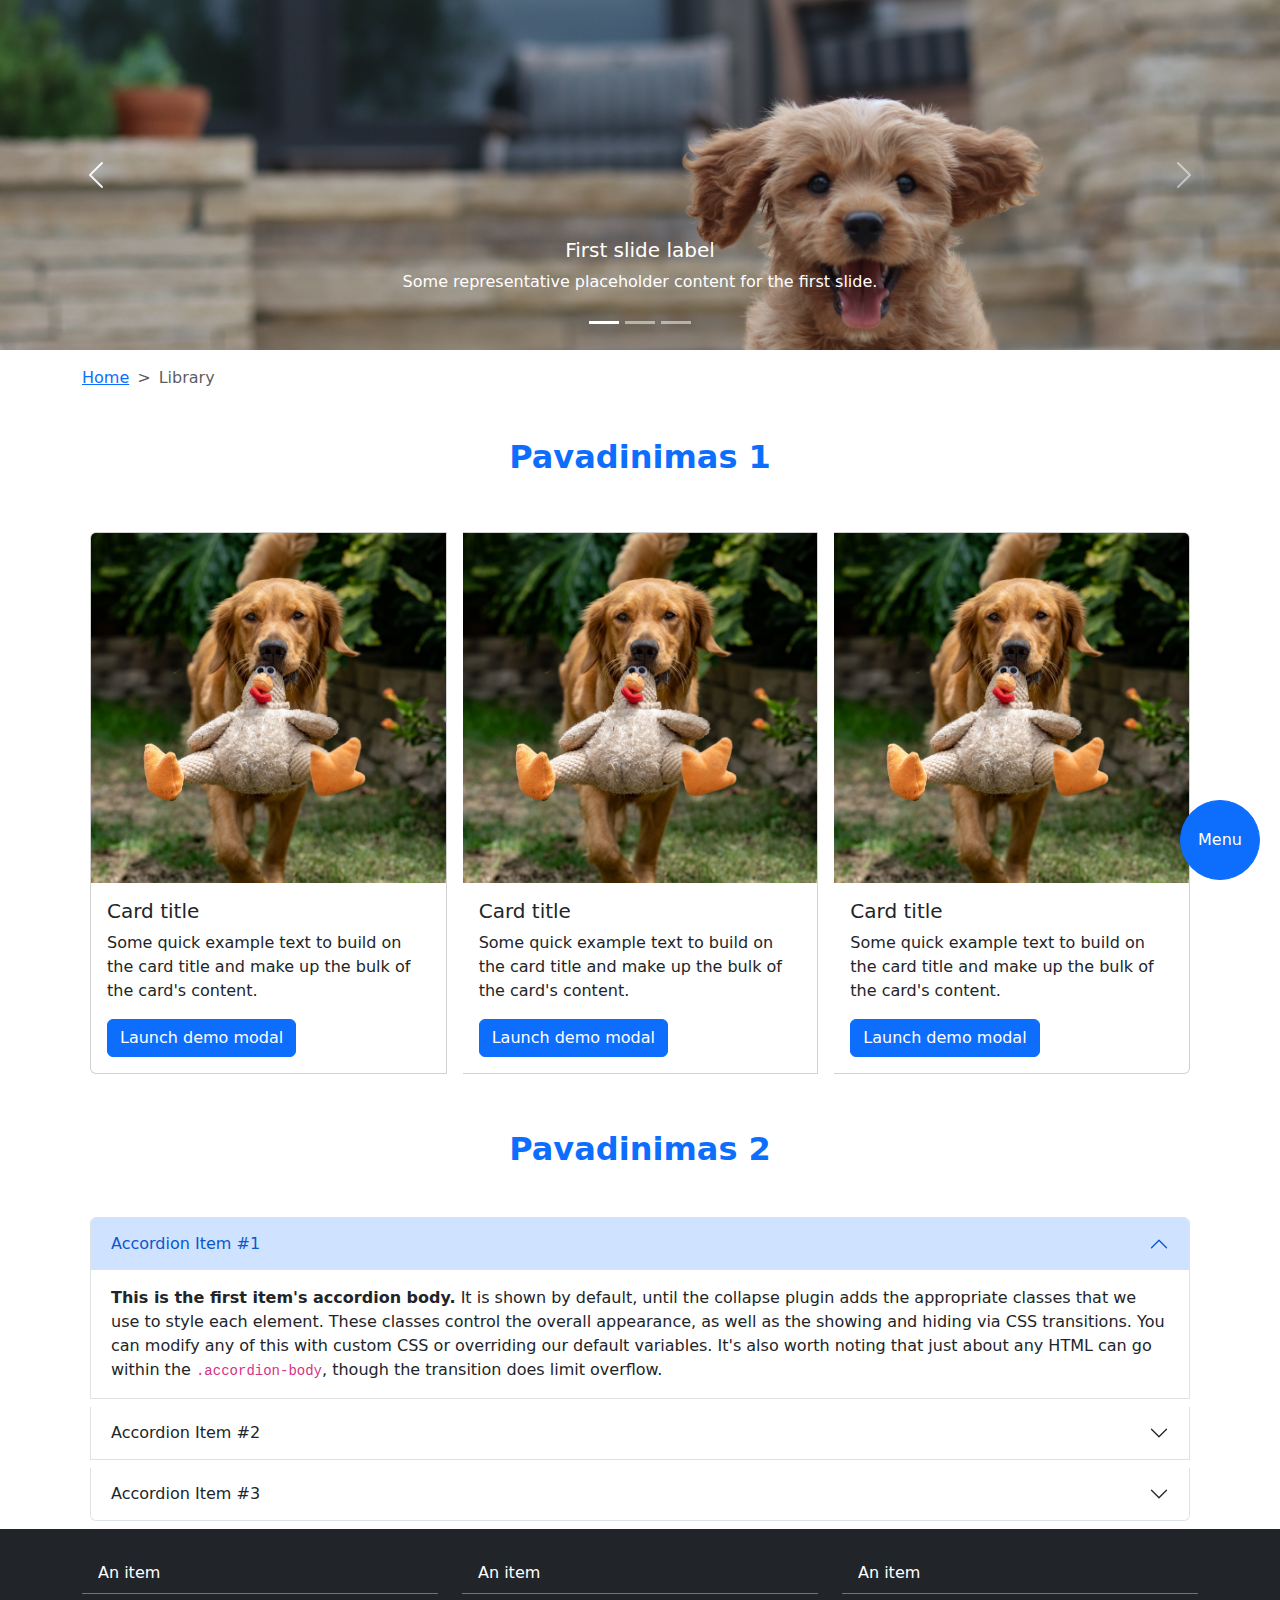
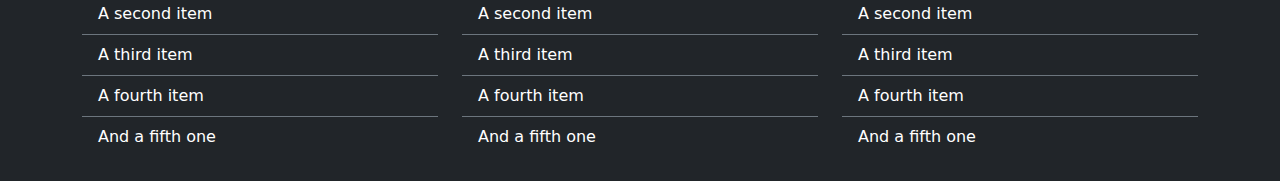
<file: index.html>
<!DOCTYPE html>
<html lang="en">
<head>
    <meta charset="UTF-8">
    <meta http-equiv="X-UA-Compatible" content="IE=edge">
    <meta name="viewport" content="width=device-width, initial-scale=1.0">
    <title>CSS Bootstrap</title>
    <link rel="stylesheet" href="bootstrap.min.css">
    <link rel="stylesheet" href="style.css">
</head>
<body>
    <div id="carouselExampleCaptions" class="carousel slide">
        <div class="carousel-indicators">
          <button type="button" data-bs-target="#carouselExampleCaptions" data-bs-slide-to="0" class="active" aria-current="true" aria-label="Slide 1"></button>
          <button type="button" data-bs-target="#carouselExampleCaptions" data-bs-slide-to="1" aria-label="Slide 2"></button>
          <button type="button" data-bs-target="#carouselExampleCaptions" data-bs-slide-to="2" aria-label="Slide 3"></button>
        </div>
        <div class="carousel-inner">
          <div class="carousel-item active">
            <img src="./images/puppy1.jpg" class="d-block w-100 slider-image" alt="...">
            <div class="carousel-caption d-none d-md-block">
              <h5>First slide label</h5>
              <p>Some representative placeholder content for the first slide.</p>
            </div>
          </div>
          <div class="carousel-item">
            <img src="./images/puppy2.jpg" class="d-block w-100 slider-image" alt="...">
            <div class="carousel-caption d-none d-md-block">
              <h5>Second slide label</h5>
              <p>Some representative placeholder content for the second slide.</p>
            </div>
          </div>
          <div class="carousel-item">
            <img src="./images/puppy3.jpg" class="d-block w-100 slider-image" alt="...">
            <div class="carousel-caption d-none d-md-block">
              <h5>Third slide label</h5>
              <p>Some representative placeholder content for the third slide.</p>
            </div>
          </div>
        </div>
        <button class="carousel-control-prev" type="button" data-bs-target="#carouselExampleCaptions" data-bs-slide="prev">
          <span class="carousel-control-prev-icon" aria-hidden="true"></span>
          <span class="visually-hidden">Previous</span>
        </button>
        <button class="carousel-control-next" type="button" data-bs-target="#carouselExampleCaptions" data-bs-slide="next">
          <span class="carousel-control-next-icon" aria-hidden="true"></span>
          <span class="visually-hidden">Next</span>
        </button>
      </div>
    <div class="container-xl">
        <nav style="--bs-breadcrumb-divider: '>';" aria-label="breadcrumb">
        <ol class="breadcrumb my-3">
          <li class="breadcrumb-item"><a href="#">Home</a></li>
          <li class="breadcrumb-item active" aria-current="page">Library</li>
        </ol>
      </nav>
          <h2 class="text-center text-primary fw-bold my-5">Pavadinimas 1</h2>
          <div class="card-group">
          <div class="card m-2" style="width: 18rem;">
            <img src="./images/cards-puppy.jpg" class="card-img-top cards-image" alt="...">
            <div class="card-body">
              <h5 class="card-title">Card title</h5>
              <p class="card-text">Some quick example text to build on the card title and make up the bulk of the card's content.</p>
              <button type="button" class="btn btn-primary" data-bs-toggle="modal" data-bs-target="#exampleModal">
                Launch demo modal
              </button>
              <!-- Modal -->
            <div class="modal fade" id="exampleModal" tabindex="-1" aria-labelledby="exampleModalLabel" aria-hidden="true">
                    <div class="modal-dialog">
                    <div class="modal-content">
                        <div class="modal-header">
                        <h1 class="modal-title fs-5" id="exampleModalLabel">Modal title</h1>
                        <button type="button" class="btn-close" data-bs-dismiss="modal" aria-label="Close"></button>
                        </div>
                        <div class="modal-body">
                        Lorem ipsum dolor sit amet consectetur adipisicing elit. Eos voluptatibus blanditiis a ex unde eaque incidunt omnis enim cupiditate atque necessitatibus qui in labore dolor iste harum sint, animi sunt.
                        </div>
                        <div class="modal-footer">
                        <button type="button" class="btn btn-danger" data-bs-dismiss="modal">Close</button>
                        <button type="button" class="btn btn-outline-success">Save changes</button>
                        </div>
                    </div>
                    </div>
            </div>
            </div>
          </div>
          <div class="card m-2" style="width: 18rem;">
            <img src="./images/cards-puppy.jpg" class="card-img-top cards-image" alt="...">
            <div class="card-body">
              <h5 class="card-title">Card title</h5>
              <p class="card-text">Some quick example text to build on the card title and make up the bulk of the card's content.</p>
              <button type="button" class="btn btn-primary" data-bs-toggle="modal" data-bs-target="#exampleModal">
                Launch demo modal
              </button>
              <!-- Modal -->
            <div class="modal fade" id="exampleModal" tabindex="-1" aria-labelledby="exampleModalLabel" aria-hidden="true">
                    <div class="modal-dialog">
                    <div class="modal-content">
                        <div class="modal-header">
                        <h1 class="modal-title fs-5" id="exampleModalLabel">Modal title</h1>
                        <button type="button" class="btn-close" data-bs-dismiss="modal" aria-label="Close"></button>
                        </div>
                        <div class="modal-body">
                        Lorem ipsum dolor sit amet consectetur adipisicing elit. Eos voluptatibus blanditiis a ex unde eaque incidunt omnis enim cupiditate atque necessitatibus qui in labore dolor iste harum sint, animi sunt.
                        </div>
                        <div class="modal-footer">
                        <button type="button" class="btn btn-danger" data-bs-dismiss="modal">Close</button>
                        <button type="button" class="btn btn-outline-success">Save changes</button>
                        </div>
                    </div>
                    </div>
            </div>
            </div>
          </div>
          <div class="card m-2" style="width: 18rem;">
            <img src="./images/cards-puppy.jpg" class="card-img-top cards-image" alt="...">
            <div class="card-body">
              <h5 class="card-title">Card title</h5>
              <p class="card-text">Some quick example text to build on the card title and make up the bulk of the card's content.</p>
              <button type="button" class="btn btn-primary" data-bs-toggle="modal" data-bs-target="#exampleModal">
                Launch demo modal
              </button>
              <!-- Modal -->
            <div class="modal fade" id="exampleModal" tabindex="-1" aria-labelledby="exampleModalLabel" aria-hidden="true">
                    <div class="modal-dialog">
                    <div class="modal-content">
                        <div class="modal-header">
                        <h1 class="modal-title fs-5" id="exampleModalLabel">Modal title</h1>
                        <button type="button" class="btn-close" data-bs-dismiss="modal" aria-label="Close"></button>
                        </div>
                        <div class="modal-body">
                        Lorem ipsum dolor sit amet consectetur adipisicing elit. Eos voluptatibus blanditiis a ex unde eaque incidunt omnis enim cupiditate atque necessitatibus qui in labore dolor iste harum sint, animi sunt.
                        </div>
                        <div class="modal-footer">
                        <button type="button" class="btn btn-danger" data-bs-dismiss="modal">Close</button>
                        <button type="button" class="btn btn-outline-success">Save changes</button>
                        </div>
                    </div>
                    </div>
            </div>
            </div>
          </div>
        </div>
        <h2 class="text-center text-primary fw-bold my-5">Pavadinimas 2</h2>
          <div class="accordion" id="accordionExample">
            <div class="accordion-item m-2">
              <h2 class="accordion-header" id="headingOne">
                <button class="accordion-button" type="button" data-bs-toggle="collapse" data-bs-target="#collapseOne" aria-expanded="true" aria-controls="collapseOne">
                  Accordion Item #1
                </button>
              </h2>
              <div id="collapseOne" class="accordion-collapse collapse show" aria-labelledby="headingOne" data-bs-parent="#accordionExample">
                <div class="accordion-body">
                  <strong>This is the first item's accordion body.</strong> It is shown by default, until the collapse plugin adds the appropriate classes that we use to style each element. These classes control the overall appearance, as well as the showing and hiding via CSS transitions. You can modify any of this with custom CSS or overriding our default variables. It's also worth noting that just about any HTML can go within the <code>.accordion-body</code>, though the transition does limit overflow.
                </div>
              </div>
            </div>
            <div class="accordion-item m-2">
              <h2 class="accordion-header" id="headingTwo">
                <button class="accordion-button collapsed" type="button" data-bs-toggle="collapse" data-bs-target="#collapseTwo" aria-expanded="false" aria-controls="collapseTwo">
                  Accordion Item #2
                </button>
              </h2>
              <div id="collapseTwo" class="accordion-collapse collapse" aria-labelledby="headingTwo" data-bs-parent="#accordionExample">
                <div class="accordion-body">
                  <strong>This is the second item's accordion body.</strong> It is hidden by default, until the collapse plugin adds the appropriate classes that we use to style each element. These classes control the overall appearance, as well as the showing and hiding via CSS transitions. You can modify any of this with custom CSS or overriding our default variables. It's also worth noting that just about any HTML can go within the <code>.accordion-body</code>, though the transition does limit overflow.
                </div>
              </div>
            </div>
            <div class="accordion-item m-2">
              <h2 class="accordion-header" id="headingThree">
                <button class="accordion-button collapsed" type="button" data-bs-toggle="collapse" data-bs-target="#collapseThree" aria-expanded="false" aria-controls="collapseThree">
                  Accordion Item #3
                </button>
              </h2>
              <div id="collapseThree" class="accordion-collapse collapse" aria-labelledby="headingThree" data-bs-parent="#accordionExample">
                <div class="accordion-body">
                  <strong>This is the third item's accordion body.</strong> It is hidden by default, until the collapse plugin adds the appropriate classes that we use to style each element. These classes control the overall appearance, as well as the showing and hiding via CSS transitions. You can modify any of this with custom CSS or overriding our default variables. It's also worth noting that just about any HTML can go within the <code>.accordion-body</code>, though the transition does limit overflow.
                </div>
              </div>
            </div>
          </div>
          <button class="btn btn-primary button-menu rounded-circle p-0" type="button" data-bs-toggle="offcanvas" data-bs-target="#offcanvasExample" aria-controls="offcanvasExample">
            Menu
          </button>
          <div class="offcanvas offcanvas-start" tabindex="-1" id="offcanvasExample" aria-labelledby="offcanvasExampleLabel">
            <div class="offcanvas-header">
              <h5 class="offcanvas-title" id="offcanvasExampleLabel">Offcanvas</h5>
              <button type="button" class="btn-close" data-bs-dismiss="offcanvas" aria-label="Close"></button>
            </div>
            <div class="offcanvas-body">
              <div>
                Some text as placeholder. In real life you can have the elements you have chosen. Like, text, images, lists, etc.
              </div>
              <div class="dropdown mt-3">
                <button class="btn btn-secondary dropdown-toggle" type="button" data-bs-toggle="dropdown">
                  Dropdown button
                </button>
                <ul class="dropdown-menu">
                  <li><a class="dropdown-item" href="#">Action</a></li>
                  <li><a class="dropdown-item" href="#">Another action</a></li>
                  <li><a class="dropdown-item" href="#">Something else here</a></li>
                </ul>
              </div>
            </div>
          </div>
    </div>
    <footer class="bg-dark py-4">
        <div class="container-xl">
            <div class="row">
                <div class="col"><ul class="list-group list-group-flush">
                    <li class="list-group-item bg-transparent text-white border-secondary">An item</li>
                    <li class="list-group-item bg-transparent text-white border-secondary">A second item</li>
                    <li class="list-group-item bg-transparent text-white border-secondary">A third item</li>
                    <li class="list-group-item bg-transparent text-white border-secondary">A fourth item</li>
                    <li class="list-group-item bg-transparent text-white border-secondary">And a fifth one</li>
                  </ul>
                </div>
                <div class="col"><ul class="list-group list-group-flush">
                    <li class="list-group-item bg-transparent text-white border-secondary">An item</li>
                    <li class="list-group-item bg-transparent text-white border-secondary">A second item</li>
                    <li class="list-group-item bg-transparent text-white border-secondary">A third item</li>
                    <li class="list-group-item bg-transparent text-white border-secondary">A fourth item</li>
                    <li class="list-group-item bg-transparent text-white border-secondary">And a fifth one</li>
                  </ul>
                </div>
                <div class="col"><ul class="list-group list-group-flush">
                    <li class="list-group-item bg-transparent text-white border-secondary">An item</li>
                    <li class="list-group-item bg-transparent text-white border-secondary">A second item</li>
                    <li class="list-group-item bg-transparent text-white border-secondary">A third item</li>
                    <li class="list-group-item bg-transparent text-white border-secondary">A fourth item</li>
                    <li class="list-group-item bg-transparent text-white border-secondary">And a fifth one</li>
                  </ul>
                </div>
            </div>
        </div>
      </footer>

    <script src="bootstrap.bundle.js"></script>
</body>
</html>
</file>
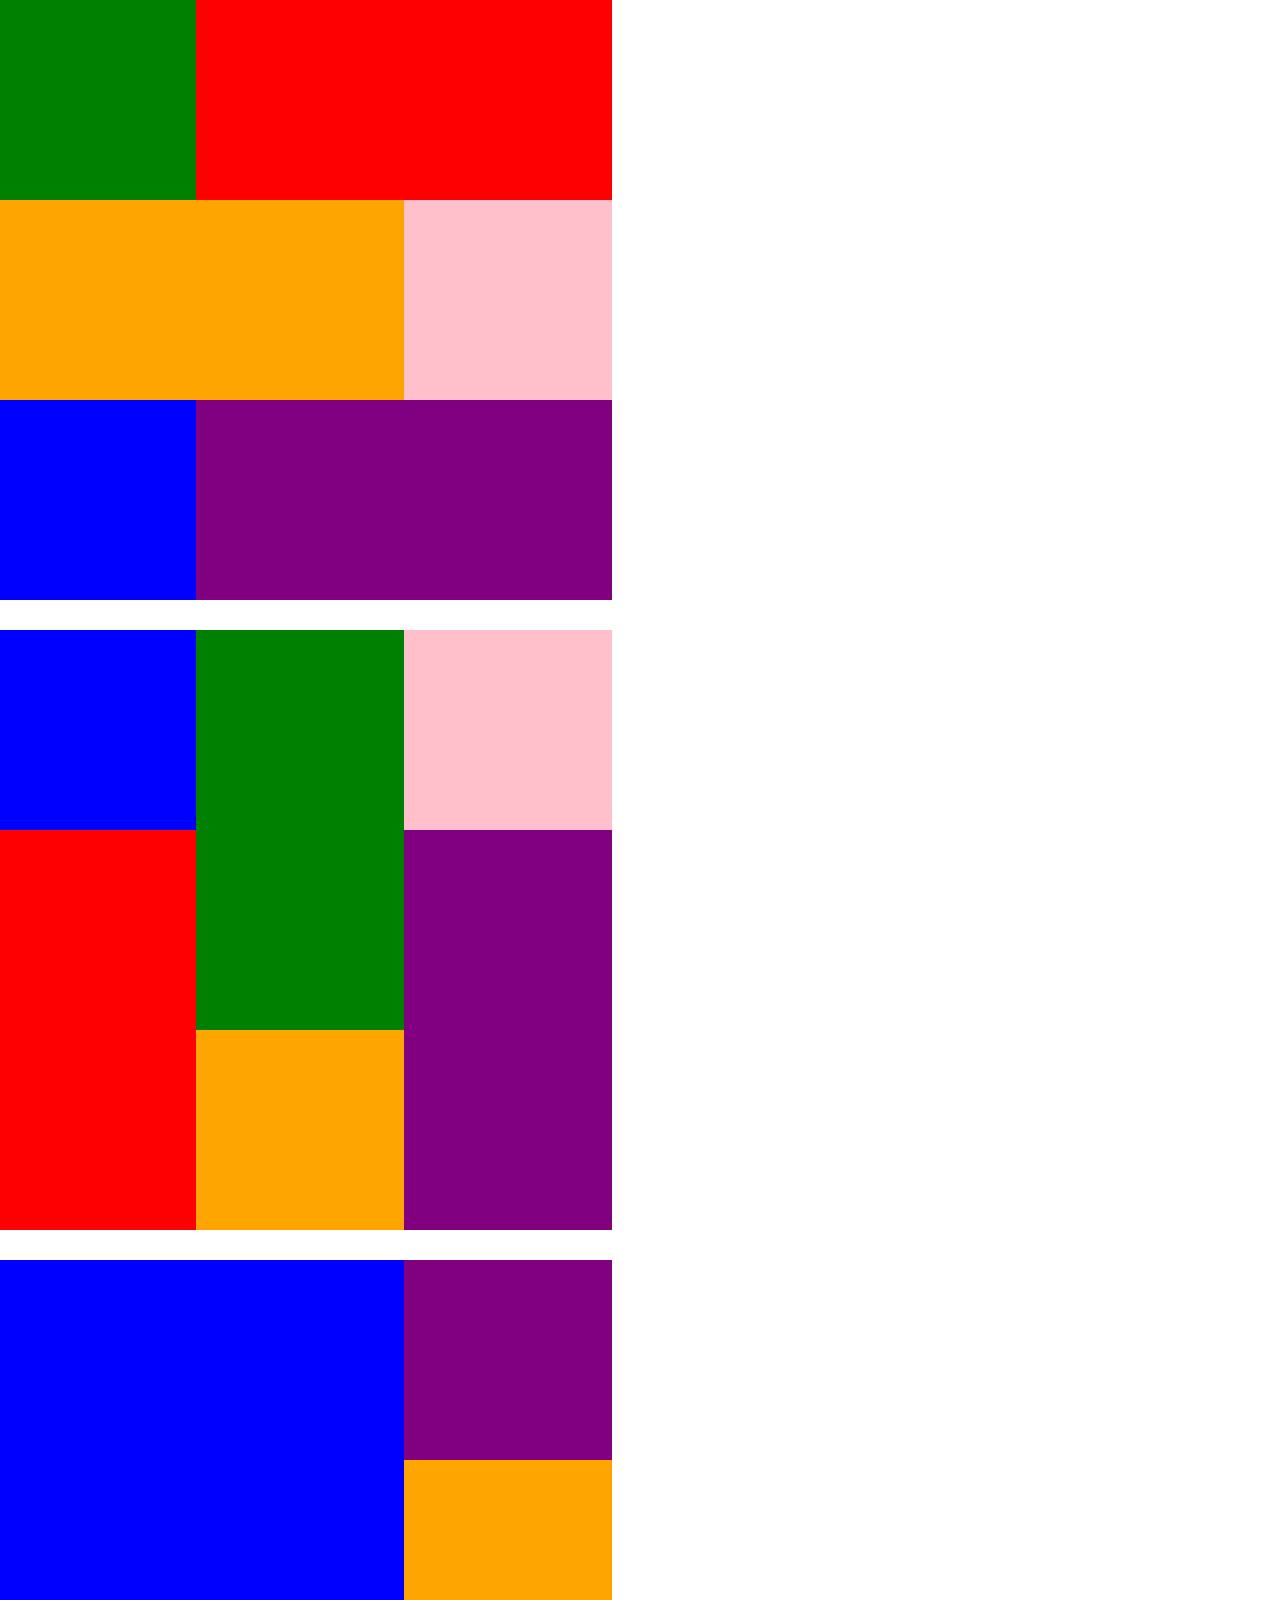
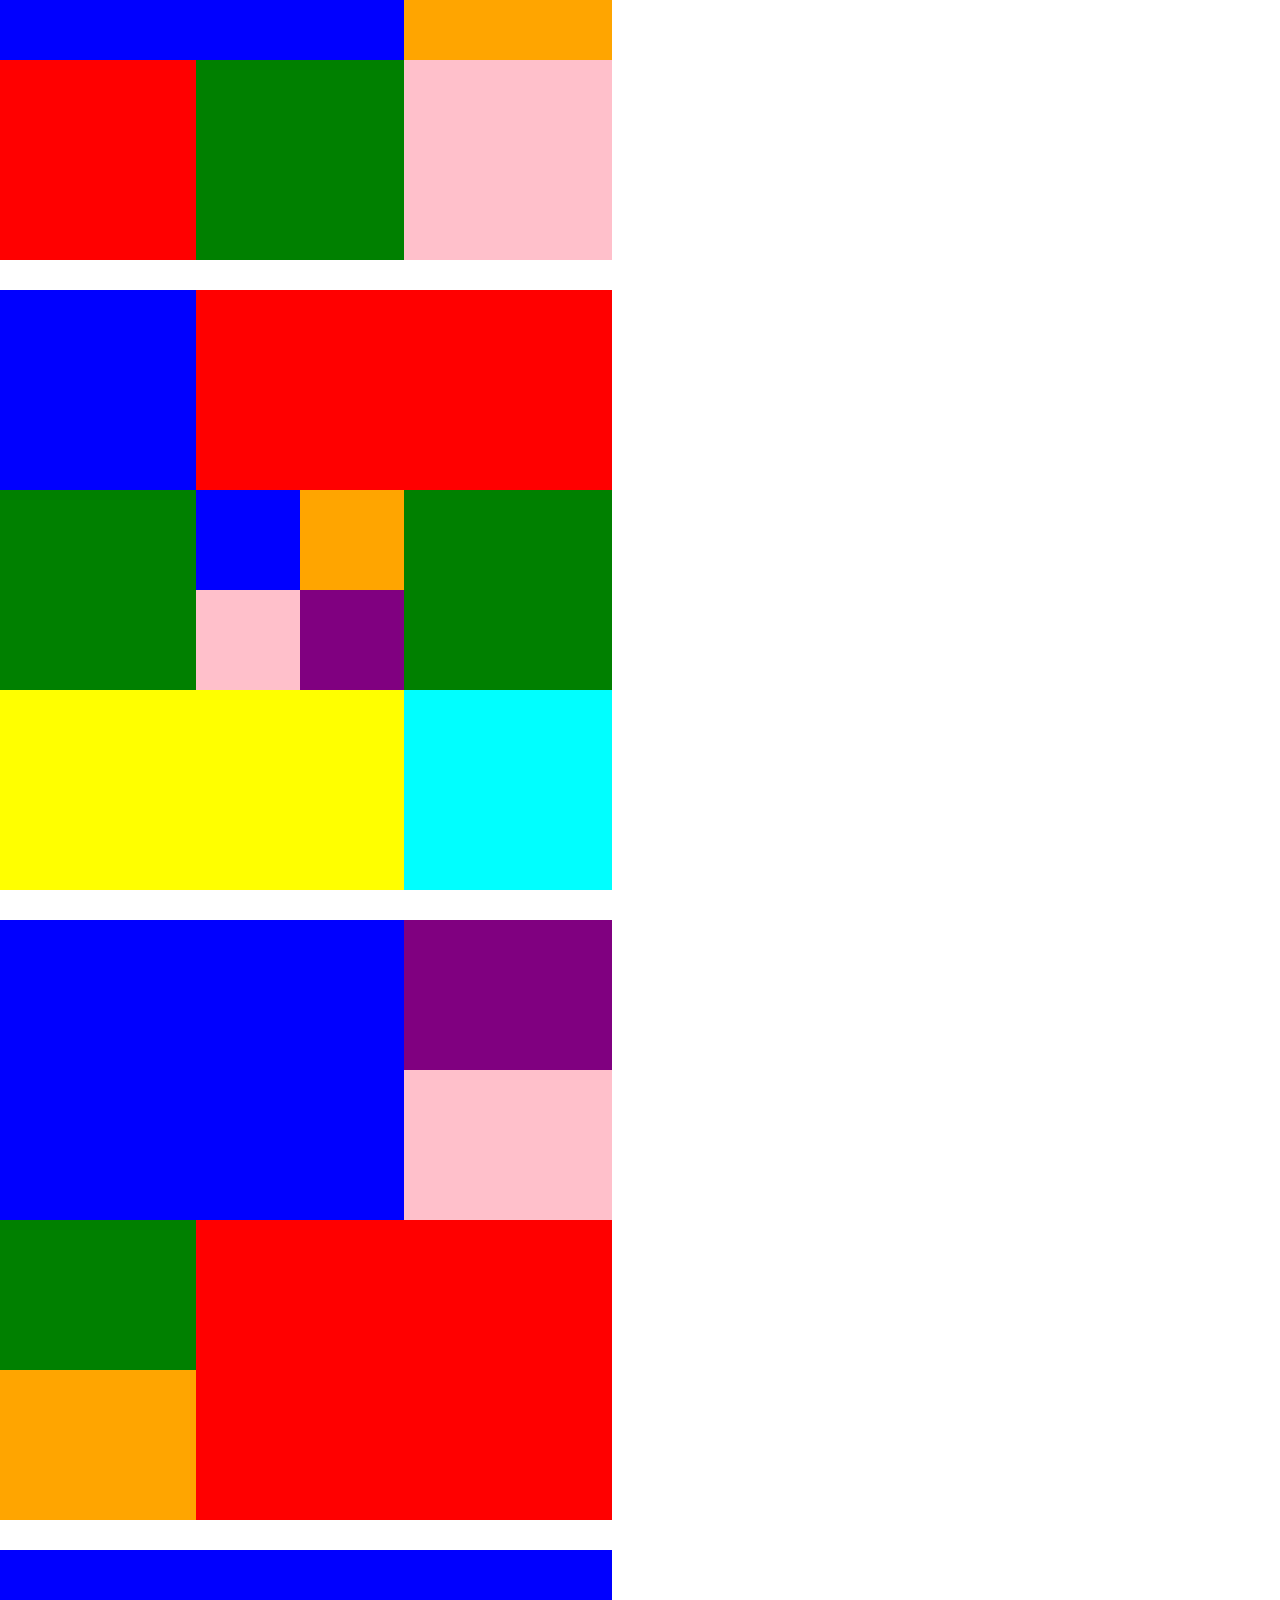
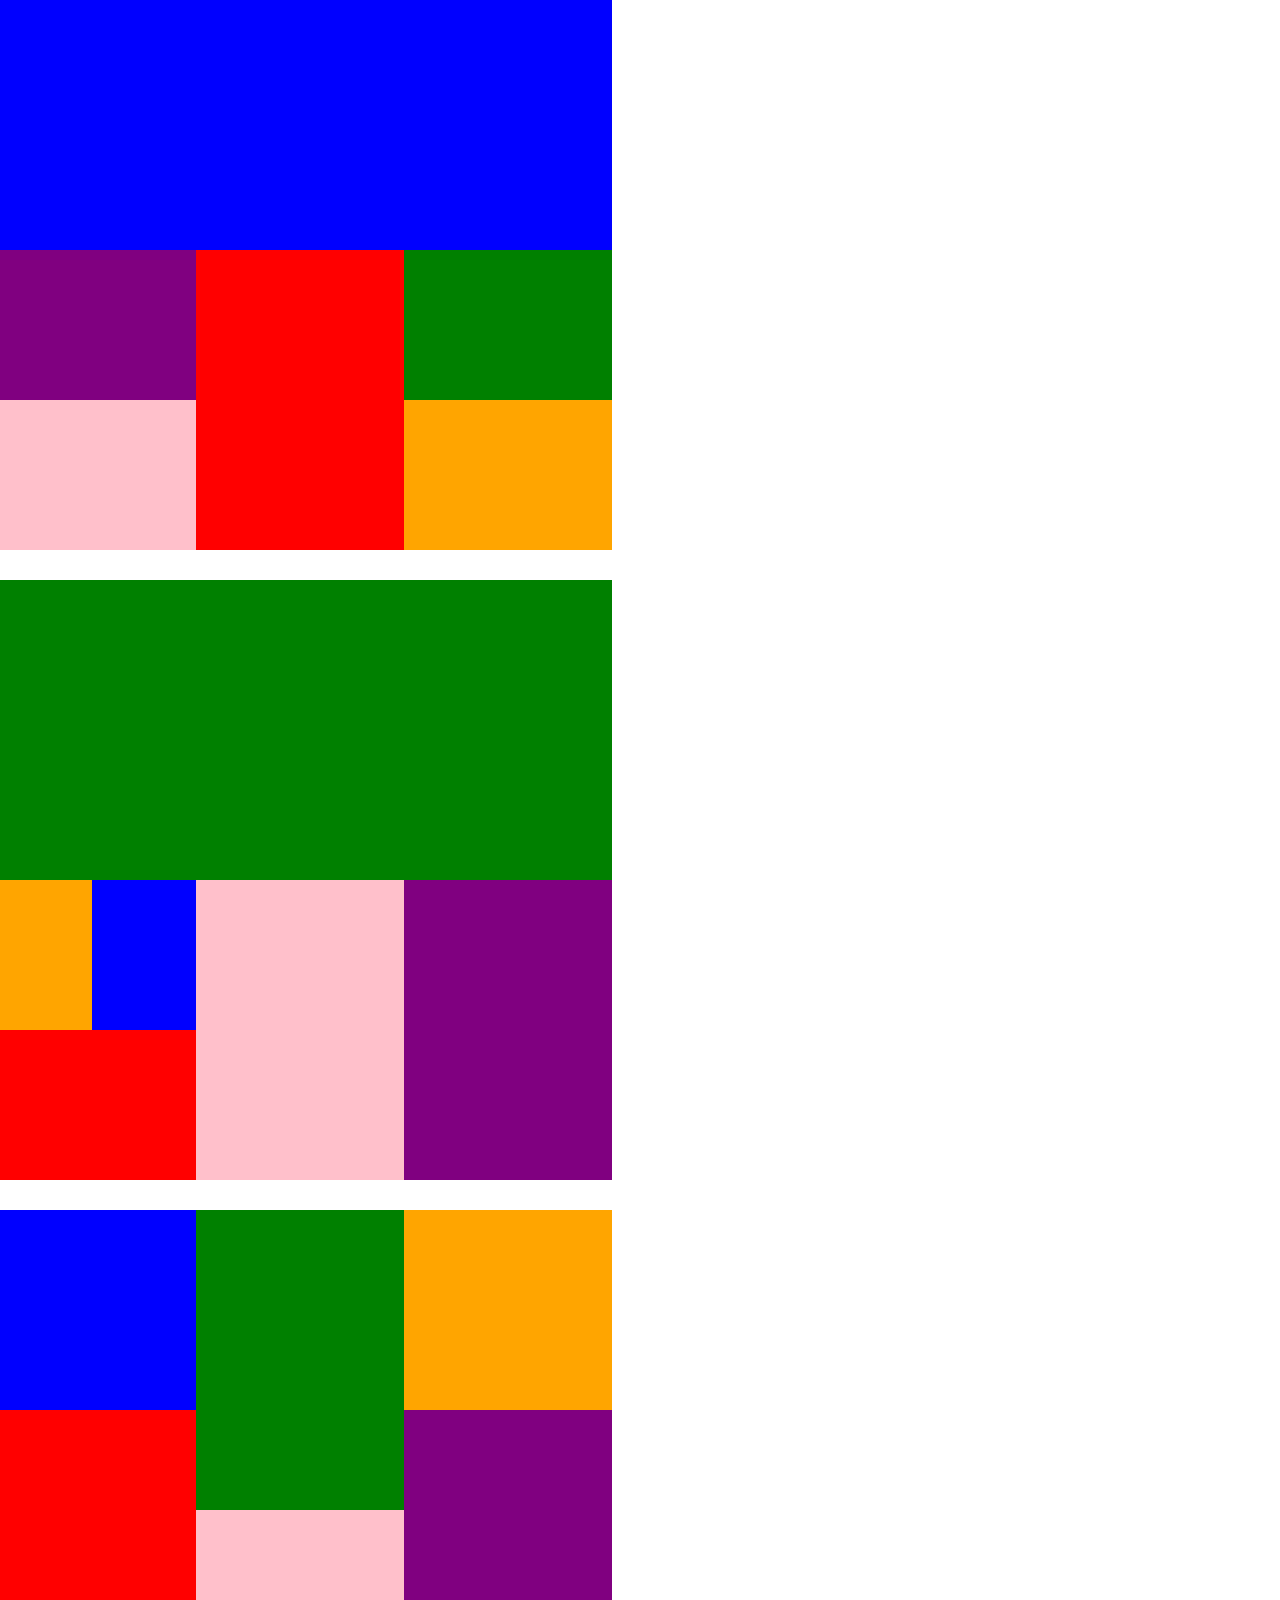
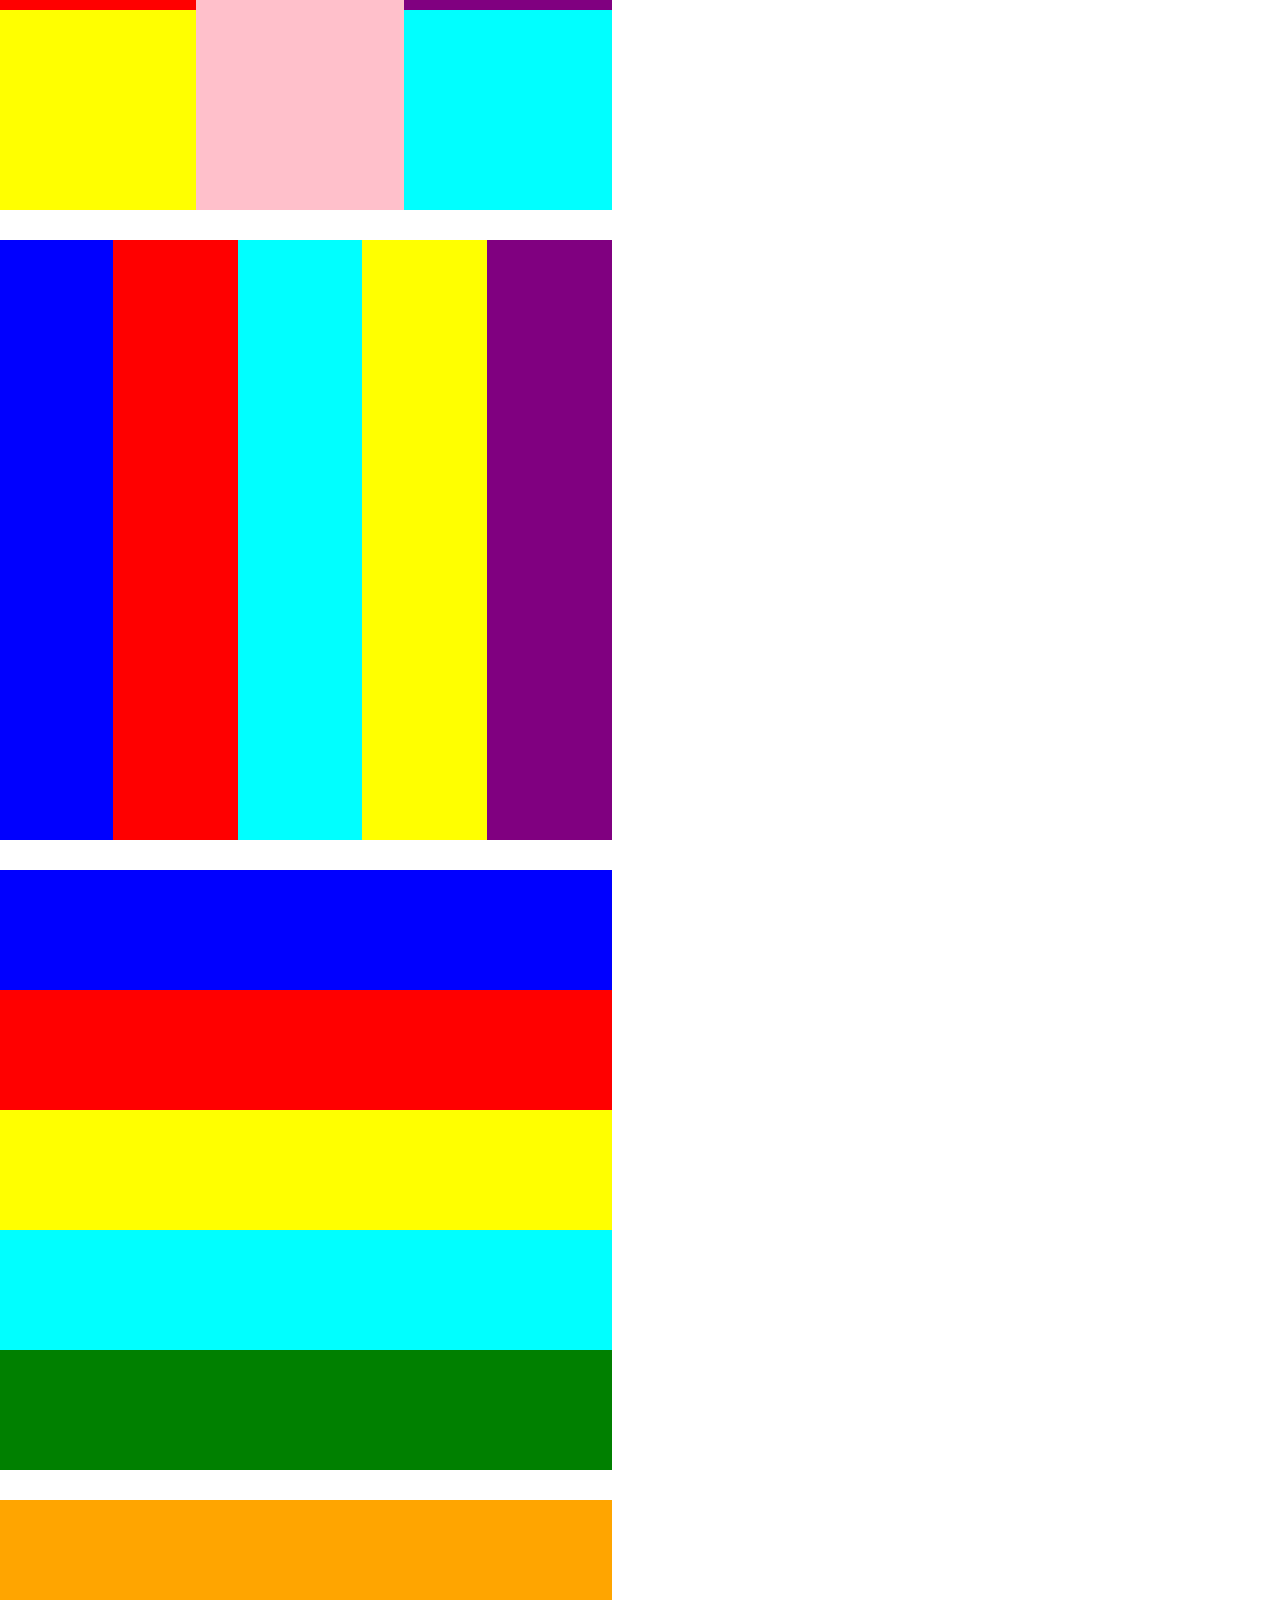
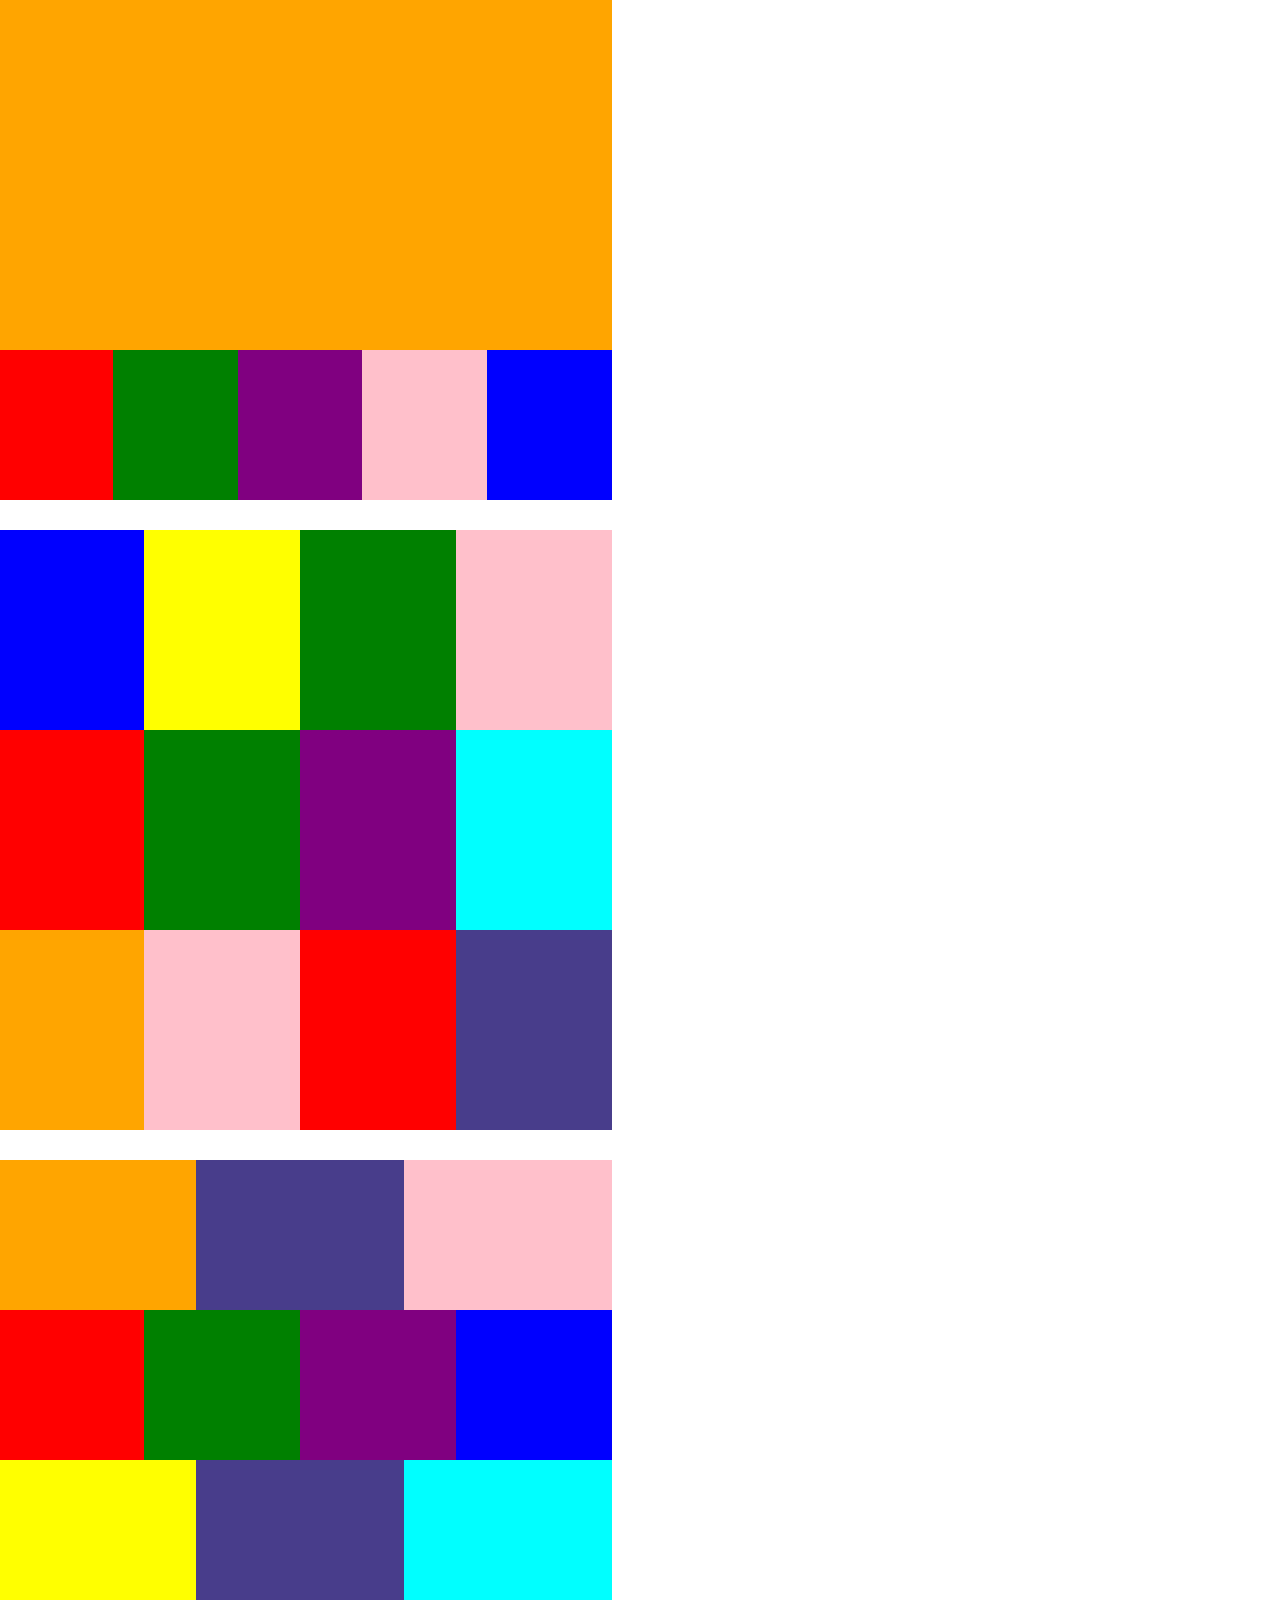
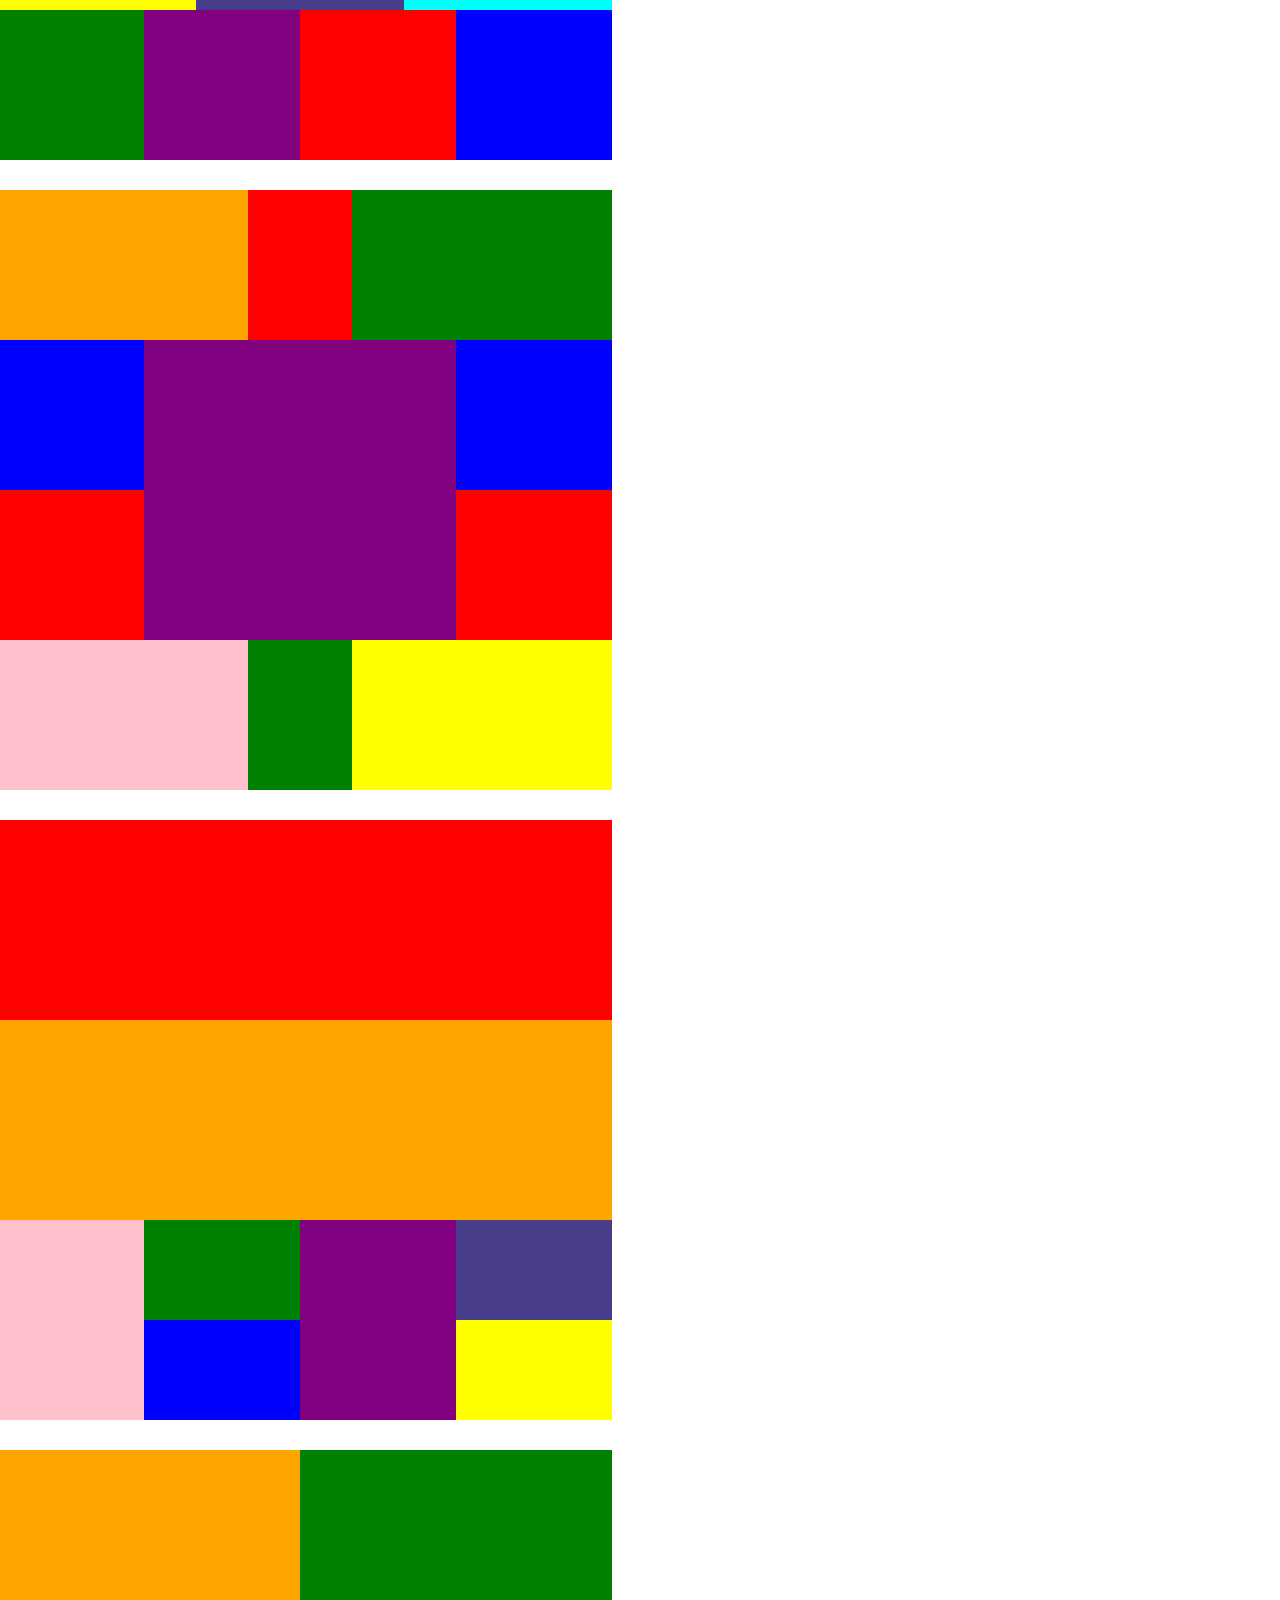
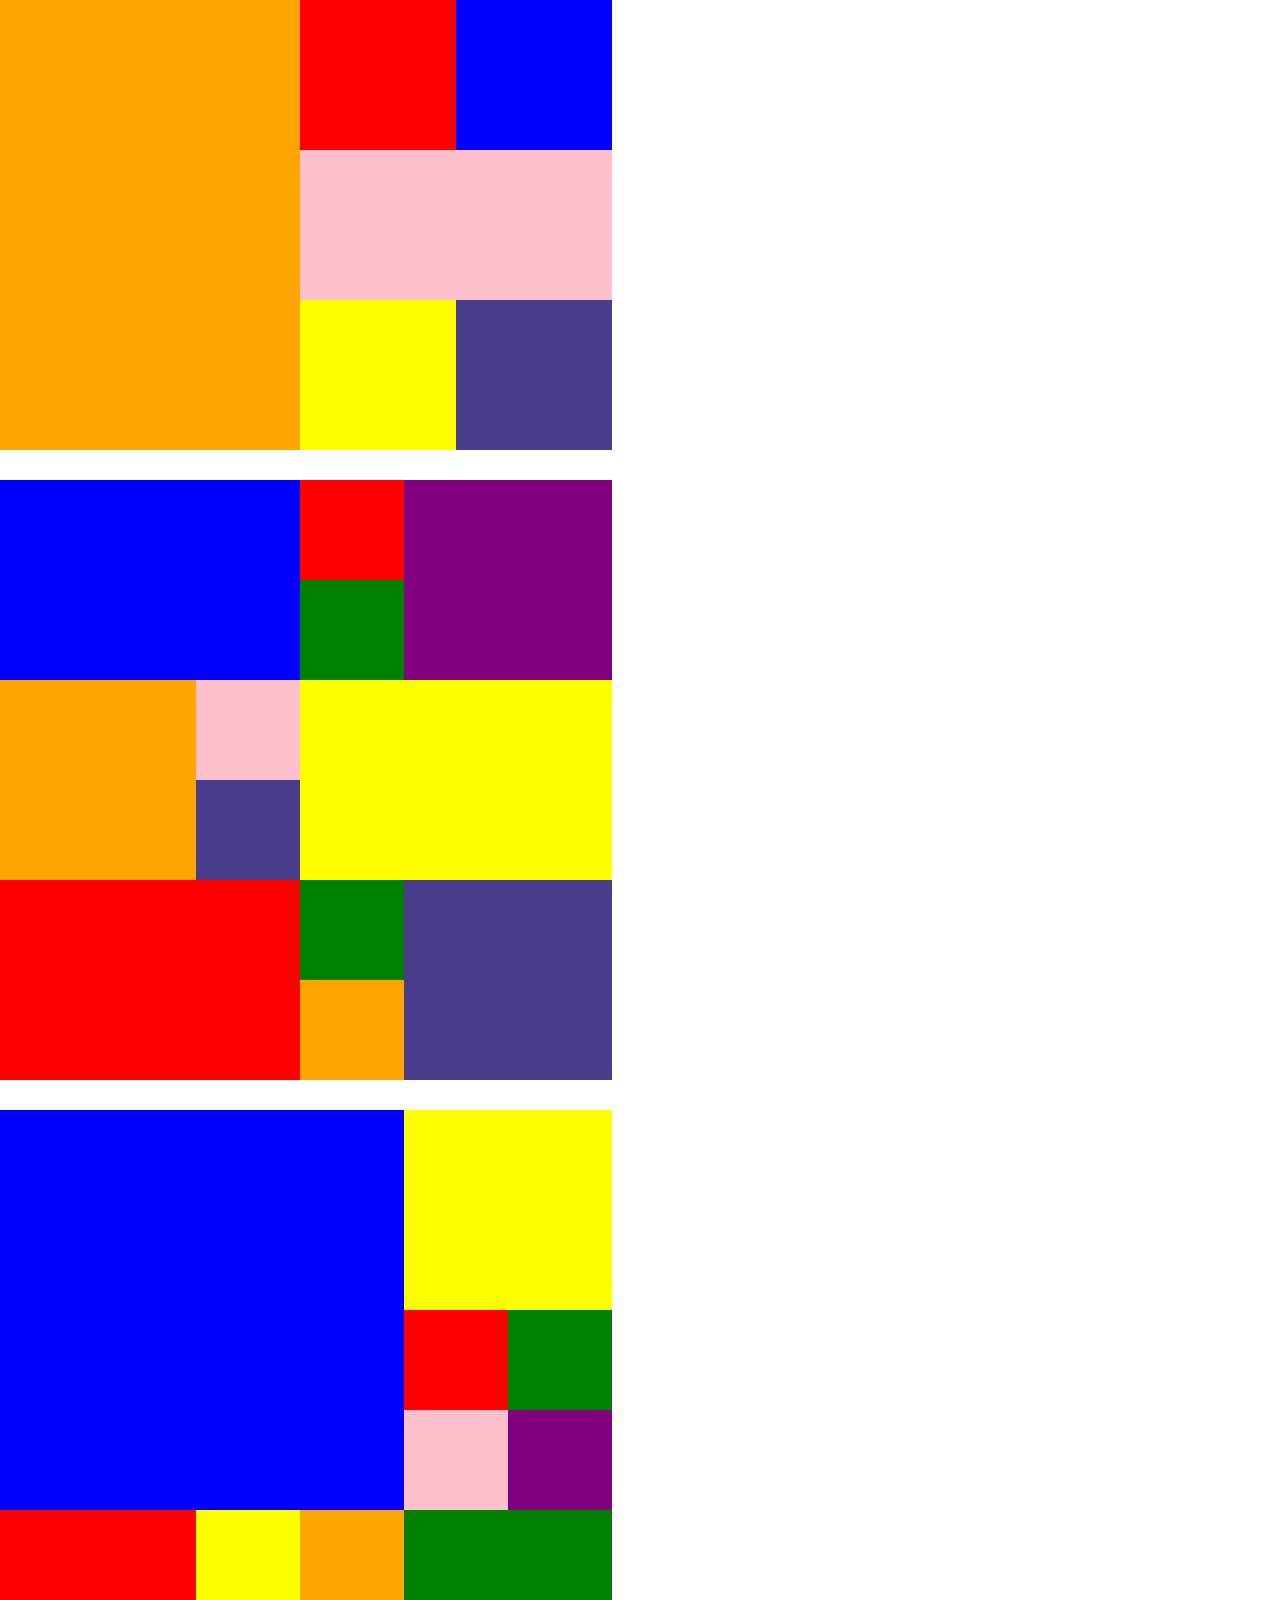
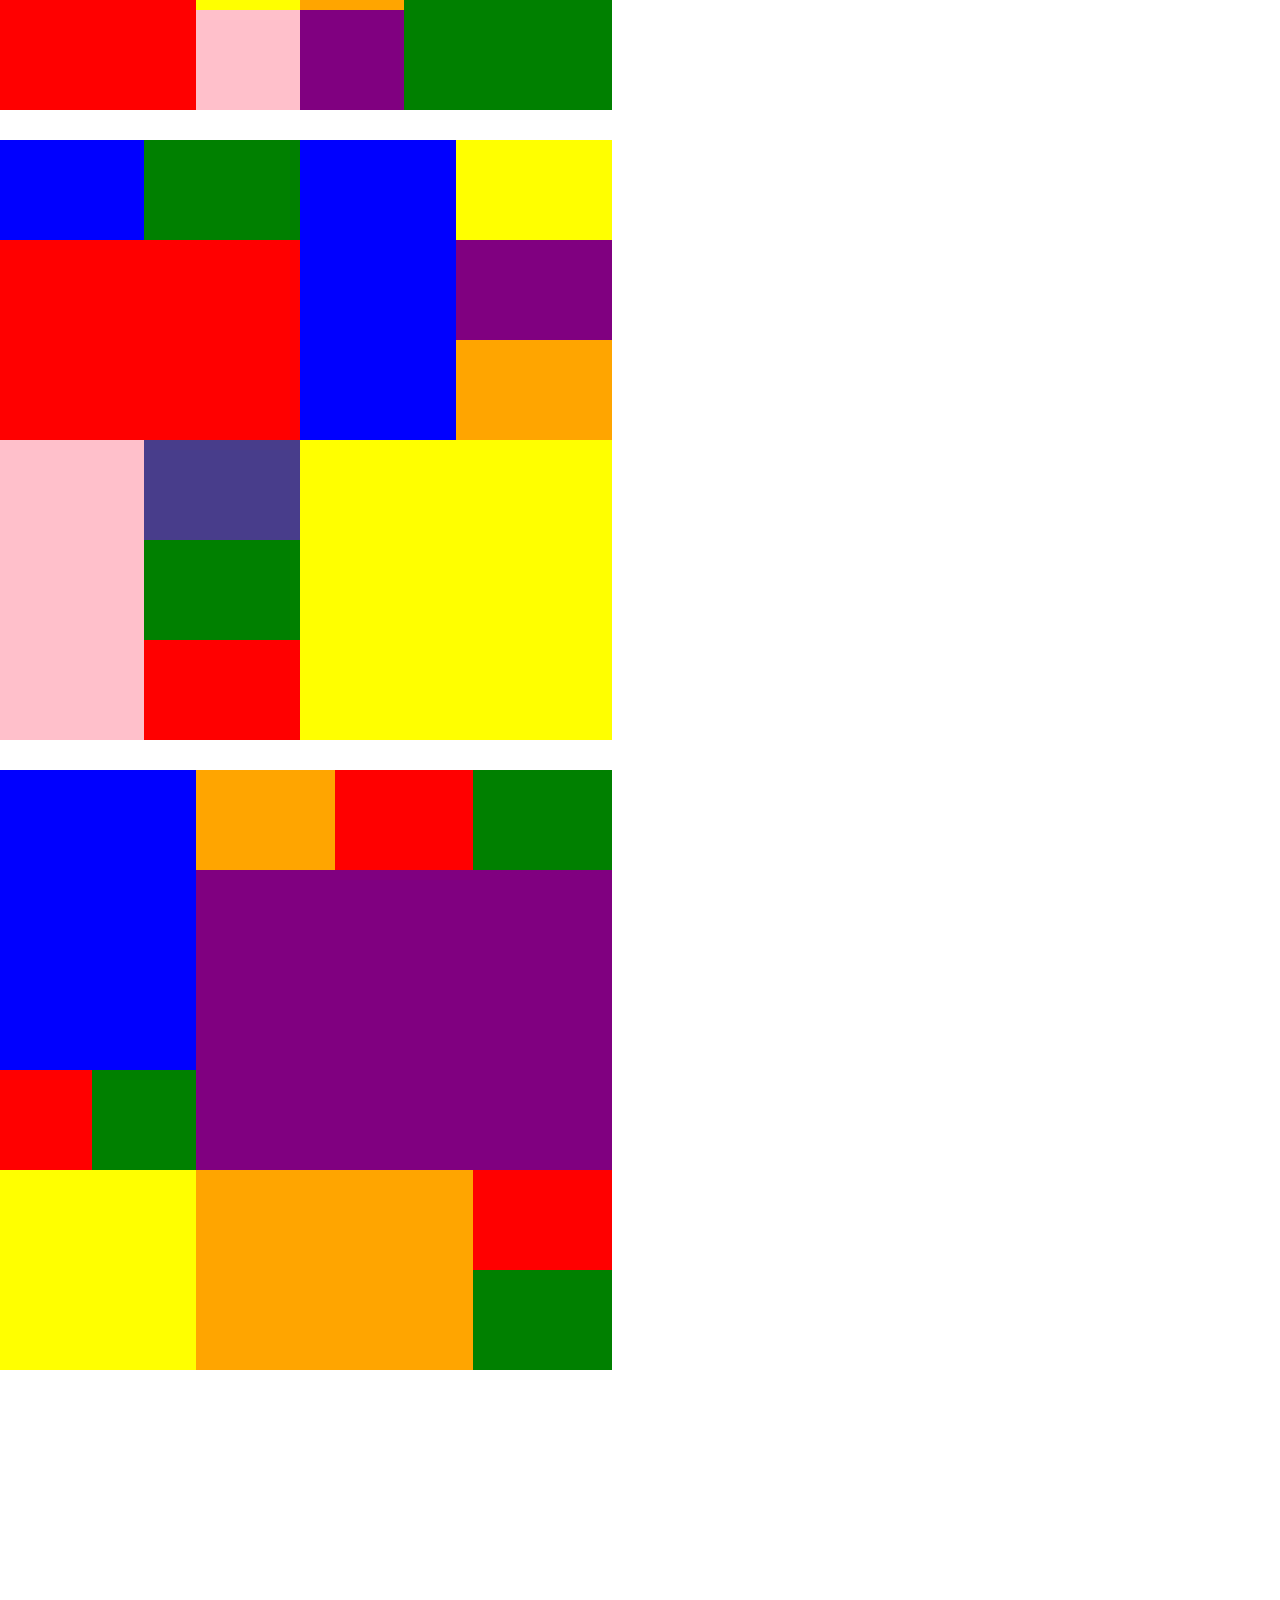
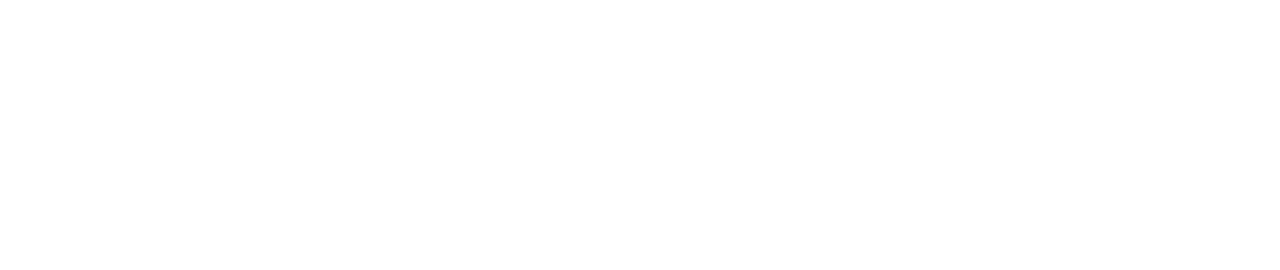
<file: grid-task.html>
<!DOCTYPE html>
<html lang="en">
<head>
    <meta charset="UTF-8">
    <meta http-equiv="X-UA-Compatible" content="IE=edge">
    <meta name="viewport" content="width=device-width, initial-scale=1.0">
    <title>Grid Bootstrap</title>
    <link rel="stylesheet" href="bootstrap.min.css">
    <link rel="stylesheet" href="style1.css">
</head>
<body>
    <div class="custom-container container-1">
        <div class="row">
            <div class="green height-200 col-4"></div>
            <div class="red height-200 col-8"></div>
            <div class="orange height-200 col-8"></div>
            <div class="pink height-200 col-4"></div>
            <div class="blue height-200 col-4"></div>
            <div class="purple height-200 col-8"></div>
        </div>
    </div>
    <div class="custom-container container-2">
        <div class="row">
            <div class="col-4">
                <div class="row">
                    <div class="col-12 blue height-200"></div>
                    <div class="col-12 red height-400"></div>
                </div>
            </div>
            <div class="col-4">
                <div class="row">
                    <div class="col-12 green height-400"></div>
                    <div class="col-12 orange height-200"></div>
                </div>
            </div>
            <div class="col-4">
                <div class="row">
                    <div class="col-12 pink height-200"></div>
                    <div class="col-12 purple height-400"></div>
                </div>
            </div>
        </div>
    </div>
    <div class="custom-container container-3">
        <div class="row">
            <div class="col-8">
                <div class="row">
                    <div class="col-12 blue height-400"></div>
                    <div class="col-6 red height-200"></div>
                    <div class="col-6 green height-200"></div>
                </div>
            </div>
            <div class="col-4">
                <div class="row">
                    <div class="col-12 height-200 purple"></div>
                    <div class="col-12 height-200 orange"></div>
                    <div class="col-12 height-200 pink"></div>
                </div>
            </div>
        </div>
    </div>
    <div class="custom-container container-4">
        <div class="row">
            <div class="col-12">
                <div class="row">
                    <div class="col-4 blue height-200"></div>
                    <div class="col-8 red height-200"></div>
                </div>
            </div>
        </div>
        <div class="row">
            <div class="col-12">
                <div class="row">
                    <div class="col-4 green height-200"></div>
            <div class="col-4">
                <div class="row">
                    <div class="col-6 blue height-100"></div>
                    <div class="col-6 orange height-100"></div>
                    <div class="col-6 pink height-100"></div>
                    <div class="col-6 purple height-100"></div>
                </div>
                </div>
                    <div class="col-4 green height-200"></div>
                </div>
            </div>
        </div>
        <div class="row">
            <div class="col-12">
                <div class="row">
                    <div class="col-8 yellow height-200"></div>
                    <div class="col-4 aqua height-200"></div>
                </div>
            </div>
        </div>
    </div>
    <div class="custom-container container-5">
        <div class="row">
            <div class="col-8">
                <div class="row">
                    <div class="col-12 blue height-300"></div>
                </div>
            </div>
            <div class="col-4">
                <div class="row">
                    <div class="col-12 height-150 purple"></div>
                    <div class="col-12 height-150 pink"></div>
                </div>
            </div>
            <div class="col-4">
                <div class="row">
                    <div class="col-12 height-150 green"></div>
                    <div class="col-12 height-150 orange"></div>
                </div>
            </div>
            <div class="col-8">
                <div class="row">
                    <div class="col-12 red height-300"></div>
                </div>
            </div>
        </div>
    </div>
    <div class="custom-container container-6">
        <div class="row">
            <div class="col-12">
                <div class="row">
                    <div class="col-12 blue height-300"></div>
                </div>
            </div>
            <div class="col-4">
                <div class="row">
                    <div class="col-12 height-150 purple"></div>
                    <div class="col-12 height-150 pink"></div>
                </div>
            </div>
            <div class="col-4">
                <div class="row">
                    <div class="col-12 red height-300"></div>
                </div>
            </div>
            <div class="col-4">
                <div class="row">
                    <div class="col-12 height-150 green"></div>
                    <div class="col-12 height-150 orange"></div>
                </div>
            </div>
        </div>
    </div>
    <div class="custom-container container-7">
        <div class="row">
            <div class="col-12">
                <div class="row">
                    <div class="col-12 green height-300"></div>
                </div>
            </div>
            <div class="col-4">
                <div class="row">
                    <div class="col-6 height-150 orange"></div>
                    <div class="col-6 height-150 blue"></div>
                    <div class="col-12 height-150 red"></div>
                </div>
            </div>
            <div class="col-4">
                <div class="row">
                    <div class="col-12 height-300 pink"></div>
                </div>
            </div>
            <div class="col-4">
                <div class="row">
                    <div class="col-12 height-300 purple"></div>
                </div>
            </div>
        </div>
    </div>
    <div class="custom-container container-8">
        <div class="row">
            <div class="col-4">
                <div class="row">
                    <div class="col-12 blue height-200"></div>
                    <div class="col-12 red height-200"></div>
                    <div class="col-12 yellow height-200"></div>
                </div>
            </div>
            <div class="col-4">
                <div class="row">
                    <div class="col-12 green height-300"></div>
                    <div class="col-12 pink height-300"></div>
                </div>
            </div>
            <div class="col-4">
                <div class="row">
                    <div class="col-12 orange height-200"></div>
                    <div class="col-12 purple height-200"></div>
                    <div class="col-12 aqua height-200"></div>
                </div>
            </div>
        </div>
    </div>
    <div class="custom-container container-9">
        <div class="row">
            <div class="col">
                <div class="row">
                    <div class="col blue height-600"></div>
                    <div class="col red height-600"></div>
                    <div class="col aqua height-600"></div>
                    <div class="col yellow height-600"></div>
                    <div class="col purple height-600"></div>
                </div>
            </div>
        </div>
    </div>
    <div class="custom-container container-10">
        <div class="row">
            <div class="col">
                <div class="row">
                    <div class="row-2 blue height-120"></div>
                    <div class="row-2 red height-120"></div>
                    <div class="row-2 yellow height-120"></div>
                    <div class="row-2 aqua height-120"></div>
                    <div class="row-2 green height-120"></div>
                </div>
            </div>
        </div>
    </div>
    <div class="custom-container container-11">
        <div class="row">
            <div class="col-12">
                <div class="row">
                    <div class="col-12 orange height-450"></div>
                </div>
            </div>
        </div>
        <div class="row">
            <div class="col">
                <div class="row">
                    <div class="col red height-150"></div>
                    <div class="col green height-150"></div>
                    <div class="col purple height-150"></div>
                    <div class="col pink height-150"></div>
                    <div class="col blue height-150"></div>
                </div>
            </div>
        </div>
    </div>
    <div class="custom-container container-12">
        <div class="row">
            <div class="col-12">
                <div class="row">
                    <div class="col-3 blue height-200"></div>
                    <div class="col-3 yellow height-200"></div>
                    <div class="col-3 green height-200"></div>
                    <div class="col-3 pink height-200"></div>
                </div>
            </div>
        </div>
        <div class="row">
            <div class="col-12">
                <div class="row">
                    <div class="col-3 red height-200"></div>
                    <div class="col-3 green height-200"></div>
                    <div class="col-3 purple height-200"></div>
                    <div class="col-3 aqua height-200"></div>
                </div>
            </div>
        </div>
        <div class="row">
            <div class="col-12">
                <div class="row">
                    <div class="col-3 orange height-200"></div>
                    <div class="col-3 pink height-200"></div>
                    <div class="col-3 red height-200"></div>
                    <div class="col-3 darkslateblue height-200"></div>
                </div>
            </div>
        </div>
    </div>
    <div class="custom-container container-13">
        <div class="row">
            <div class="col-12">
                <div class="row">
                    <div class="col-4 orange height-150"></div>
                    <div class="col-4 darkslateblue height-150"></div>
                    <div class="col-4 pink height-150"></div>
                </div>
            </div>
        </div>
        <div class="row">
            <div class="col-12">
                <div class="row">
                    <div class="col-3 red height-150"></div>
                    <div class="col-3 green height-150"></div>
                    <div class="col-3 purple height-150"></div>
                    <div class="col-3 blue height-150"></div>
                </div>
            </div>
        </div>
        <div class="row">
            <div class="col-12">
                <div class="row">
                    <div class="col-4 yellow height-150"></div>
                    <div class="col-4 darkslateblue height-150"></div>
                    <div class="col-4 aqua height-150"></div>
                </div>
            </div>
        </div>
        <div class="row">
            <div class="col-12">
                <div class="row">
                    <div class="col-3 green height-150"></div>
                    <div class="col-3 purple height-150"></div>
                    <div class="col-3 red height-150"></div>
                    <div class="col-3 blue height-150"></div>
                </div>
            </div>
        </div>
    </div>
    <div class="custom-container container-14">
        <div class="row">
            <div class="col-12">
                <div class="row">
                    <div class="div col-5 orange height-150"></div>
                    <div class="div col-2 red height-150"></div>
                    <div class="div col-5 green height-150"></div>
                </div>
            </div>
        </div>
        <div class="row">
            <div class="col-12">
                <div class="row">
                    <div class="div col-3 blue height-150"></div>
                    <div class="div col-6 purple height-150"></div>
                    <div class="div col-3 blue height-150"></div>
                    <div class="div col-12">
                        <div class="row">
                            <div class="col-3 red height-150"></div>
                            <div class="col-6 purple height-150"></div>
                            <div class="col-3 red height-150"></div>
                        </div>
                    </div>
                </div>
            </div>
            <div class="col-12">
                <div class="row">
                    <div class="div col-5 pink height-150"></div>
                    <div class="div col-2 green height-150"></div>
                    <div class="div col-5 yellow height-150"></div>
                </div>
            </div>
        </div>
    </div>
    <div class="custom-container container-15">
        <div class="row">
            <div class="col-12">
                <div class="row">
                    <div class="col-12 red height-200"></div>
                </div>
            </div>
        </div>
        <div class="row">
            <div class="col-12">
                <div class="row">
                    <div class="col-12 orange height-200"></div>
                </div>
            </div>
        </div>
        <div class="row">
            <div class="col-3">
                <div class="row">
                    <div class="col-12 pink height-200"></div>
                </div>
            </div>
            <div class="col-3">
                <div class="row">
                    <div class="col-12 green height-100"></div>
                    <div class="col-12 blue height-100"></div>
                </div>
            </div>
            <div class="col-3">
                <div class="row">
                    <div class="col-12 purple height-200"></div>
                </div>
            </div>
            <div class="col-3">
                <div class="row">
                    <div class="col-12 darkslateblue height-100"></div>
                    <div class="col-12 yellow height-100"></div>
                </div>
            </div>
        </div>
    </div>
    <div class="custom-container container-16">
        <div class="row">
            <div class="col-6">
                <div class="row">
                    <div class="col-12 orange height-600"></div>
                </div>
            </div>
            <div class="col-6">
                <div class="row">
                    <div class="col-12 green height-150"></div>
                    <div class="col-6 red height-150"></div>
                    <div class="col-6 blue height-150"></div>
                    <div class="col-12 pink height-150"></div>
                    <div class="col-6 yellow height-150"></div>
                    <div class="col-6 darkslateblue height-150"></div>
                </div>
            </div>
        </div>
    </div>
    <div class="custom-container container-17">
        <div class="row">
            <div class="col-12">
                <div class="row">
                    <div class="col-6 blue height-200"></div>
             <div class="col-2">
                <div class="row">
                    <div class="col-12 red height-100"></div>
                    <div class="col-12 green height-100"></div>
                    </div>
                </div>
                <div class="col-4">
                    <div class="row">
                        <div class="col-12 purple height-200"></div>
                        </div>
                    </div>
                </div>
            </div>
        </div>
        <div class="row">
            <div class="col-12">
                <div class="row">
                    <div class="col-4 orange height-200"></div>
             <div class="col-2">
                <div class="row">
                    <div class="col-12 pink height-100"></div>
                    <div class="col-12 darkslateblue height-100"></div>
                </div>
            </div>
             <div class="col-6">
                <div class="row">
                    <div class="col-12 yellow height-200"></div>
                </div>
             </div>
                </div>
            </div>
        </div>
        <div class="row">
            <div class="col-12">
                <div class="row">
                    <div class="col-6 red height-200"></div>
             <div class="col-2">
                <div class="row">
                    <div class="col-12 green height-100"></div>
                    <div class="col-12 orange height-100"></div>
                    </div>
                </div>
                <div class="col-4">
                    <div class="row">
                        <div class="col-12 darkslateblue height-200"></div>
                        </div>
                    </div>
                </div>
            </div>
        </div>
    </div>
    <div class="custom-container container-18">
        <div class="row">
            <div class="col-8">
                <div class="row">
                    <div class="col-12 blue height-400"></div>
                    <div class="col-6 red height-200"></div>
            <div class="col-6">
                <div class="row">
                    <div class="col-6 yellow height-100"></div>
                    <div class="col-6 orange height-100"></div>
                    <div class="col-6 pink height-100"></div>
                    <div class="col-6 purple height-100"></div>
                </div>
            </div>
                </div>
            </div>
            <div class="col-4">
                <div class="row">
                    <div class="col-12 yellow height-200"></div>
            <div class="col-12">
                <div class="row">
                    <div class="col-6 red height-100"></div>
                    <div class="col-6 green height-100"></div>
                    <div class="col-6 pink height-100"></div>
                    <div class="col-6 purple height-100"></div>
                    <div class="col-12 green height-200"></div>
                </div>
            </div>
                </div>
            </div>
        </div>
    </div>
    <div class="custom-container container-19">
        <div class="row">
            <div class="col-6">
                <div class="row">
                    <div class="col-6 blue height-100"></div>
                    <div class="col-6 green height-100"></div>
                    <div class="col-12 red height-200"></div>
                </div>
            </div>
            <div class="col-6">
                <div class="row">
                    <div class="col-6 blue height-300"></div>
            <div class="col-6">
                <div class="row">
                    <div class="col-12 yellow height-100"></div>
                    <div class="col-12 purple height-100"></div>
                    <div class="col-12 orange height-100"></div>
                </div>
            </div>
                </div>
            </div>
        </div>
        <div class="row">
            <div class="col-6">
                <div class="row">
                    <div class="col-6 pink height-300"></div>
            <div class="col-6">
                <div class="row">
                    <div class="col-12 darkslateblue height-100"></div>
                    <div class="col-12 green height-100"></div>
                    <div class="col-12 red height-100"></div>
                </div>
            </div>
                </div>
            </div>
            <div class="col-6">
                <div class="row">
                    <div class="col-12 yellow height-300"></div>
                </div>
            </div>
        </div>
    </div>
    <div class="custom-container container-20">
        <div class="row">
            <div class="col-4">
                <div class="row">
                    <div class="col-12 blue height-300"></div>
                    <div class="col-6 red height-100"></div>
                    <div class="col-6 green height-100"></div>
                    <div class="col-12 yellow height-200"></div>
                </div>
            </div>
            <div class="col-8">
                <div class="row">
                    <div class="col-4 orange height-100"></div>
                    <div class="col-4 red height-100"></div>
                    <div class="col-4 green height-100"></div>
                    <div class="col-12 purple height-300"></div>
                </div>
            <div class="col-12">
                <div class="row">
                    <div class="col-8 orange height-200"></div>
            <div class="col-4">
                <div class="row">
                    <div class="col-12 red height-100"></div>
                    <div class="col-12 green height-100"></div>
                        </div>
                    </div>
                </div>
            </div>
            </div>
        </div>
    </div>
</body>
</html>
</file>
<file: style.css>
.slider-image {
    height: 350px;
    object-fit: cover;
}
.cards-image {
    height: 350px;
    object-fit: cover;
}

.button-menu {
    position: fixed;
    bottom: 20px;
    right: 20px;
    width: 80px;
    height: 80px;
    z-index: 1000;
}
</file>
<file: style1.css>
body {
    margin-bottom: 500px;
}

.blue {
    background-color: blue;
  }
  .orange {
    background-color: orange;
  }
  .green {
    background-color: green;
  }
  .pink {
    background-color: pink;
  }
  .red {
    background-color: red;
  }
  .purple {
    background-color: purple;
  }
  .yellow {
    background-color: yellow;
  }
  .aqua {
    background-color: aqua;
  }
  .darkslateblue {
    background-color: darkslateblue;
  }

.custom-container {
    background-color: gray;
    height: 600px;
    width: 600px;
    margin-bottom: 30px;
}


.height-200 {
    height: 200px;
}
.height-400 {
    height: 400px;
}

.height-100 {
    height: 100px;
}
.width-100 {
    width: 100px;
}

.height-300 {
    height: 300px;
}

.height-150 {
    height: 150px;
}

.width-120 {
    width: 120px;
}

.width-110 {
    width: 110px;
}

.width-200 {
    width: 200px;
}
.width-105 {
    width: 105px;
}

.height-600 {
    height: 600px;
}
.height-120 {
    height: 120px;
}

.height-500 {
    height: 500px;
}

.height-450 {
    height: 450px;
}
</file>
